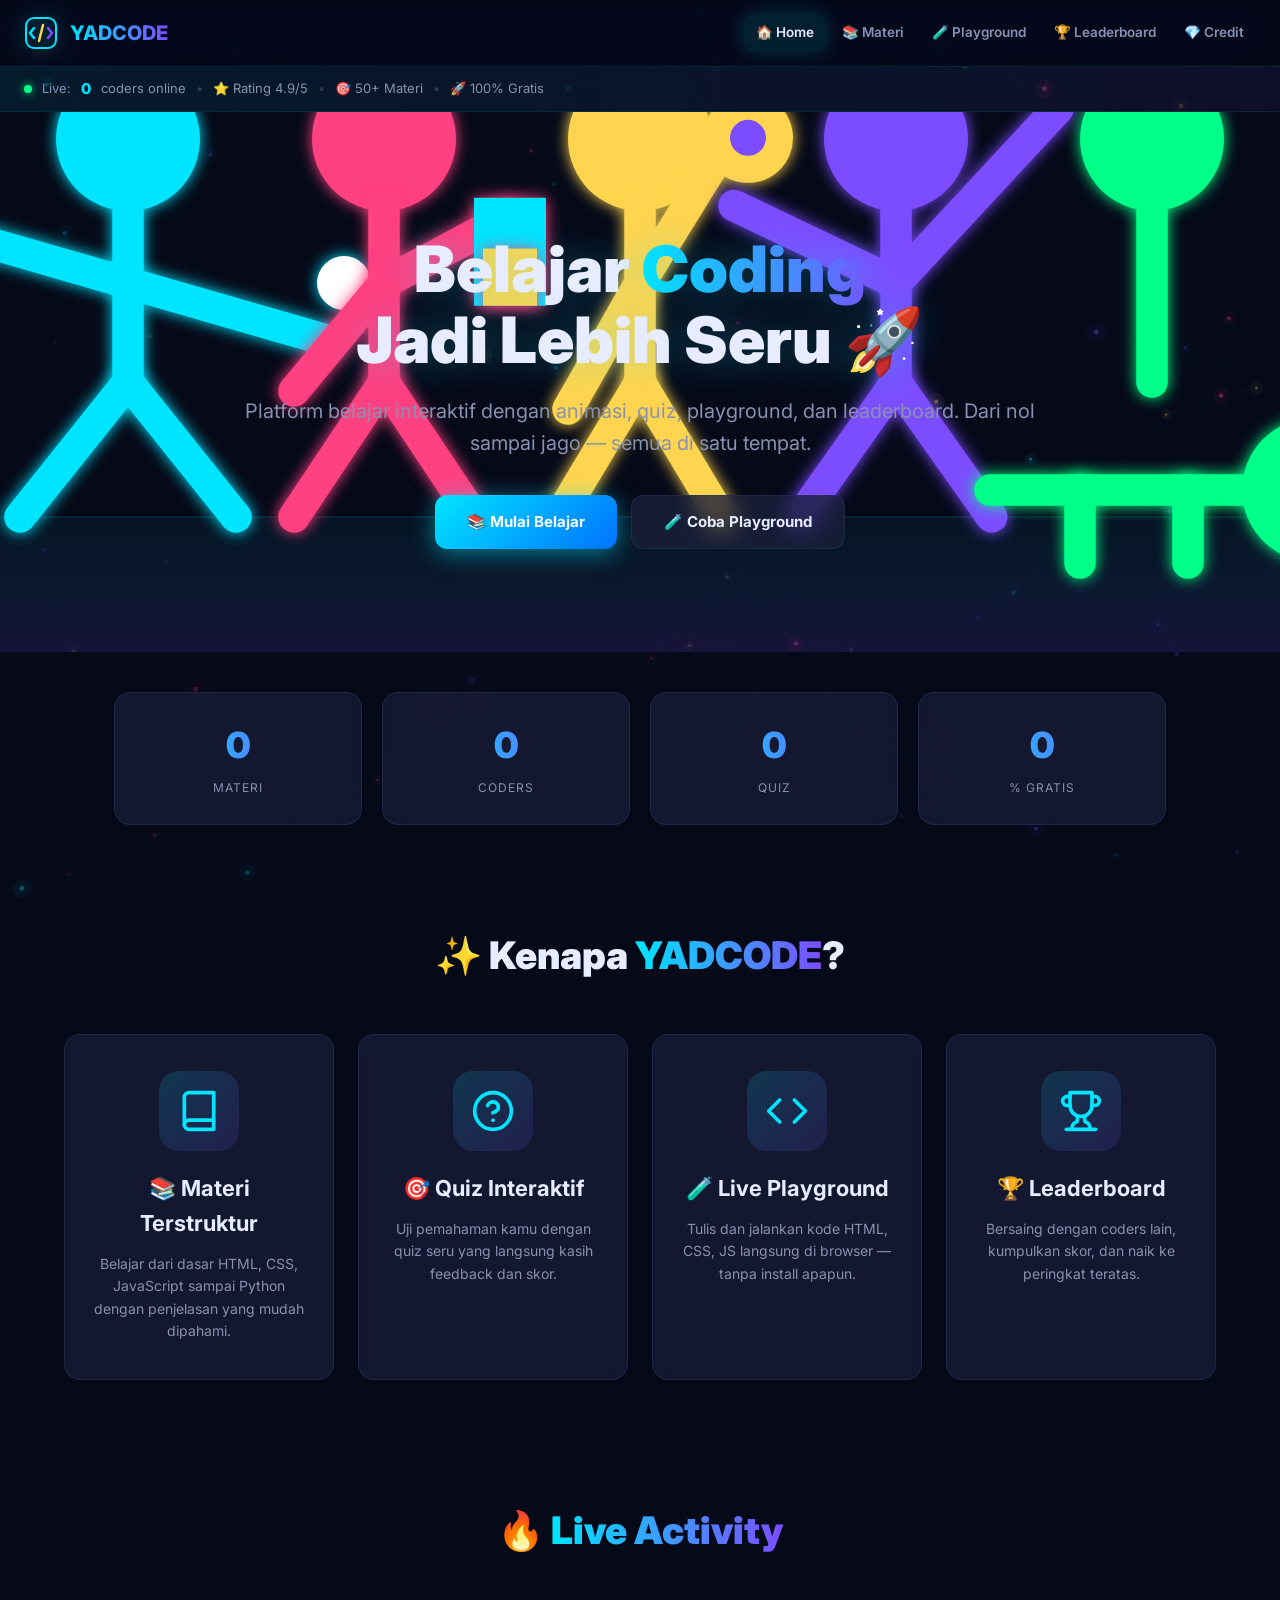
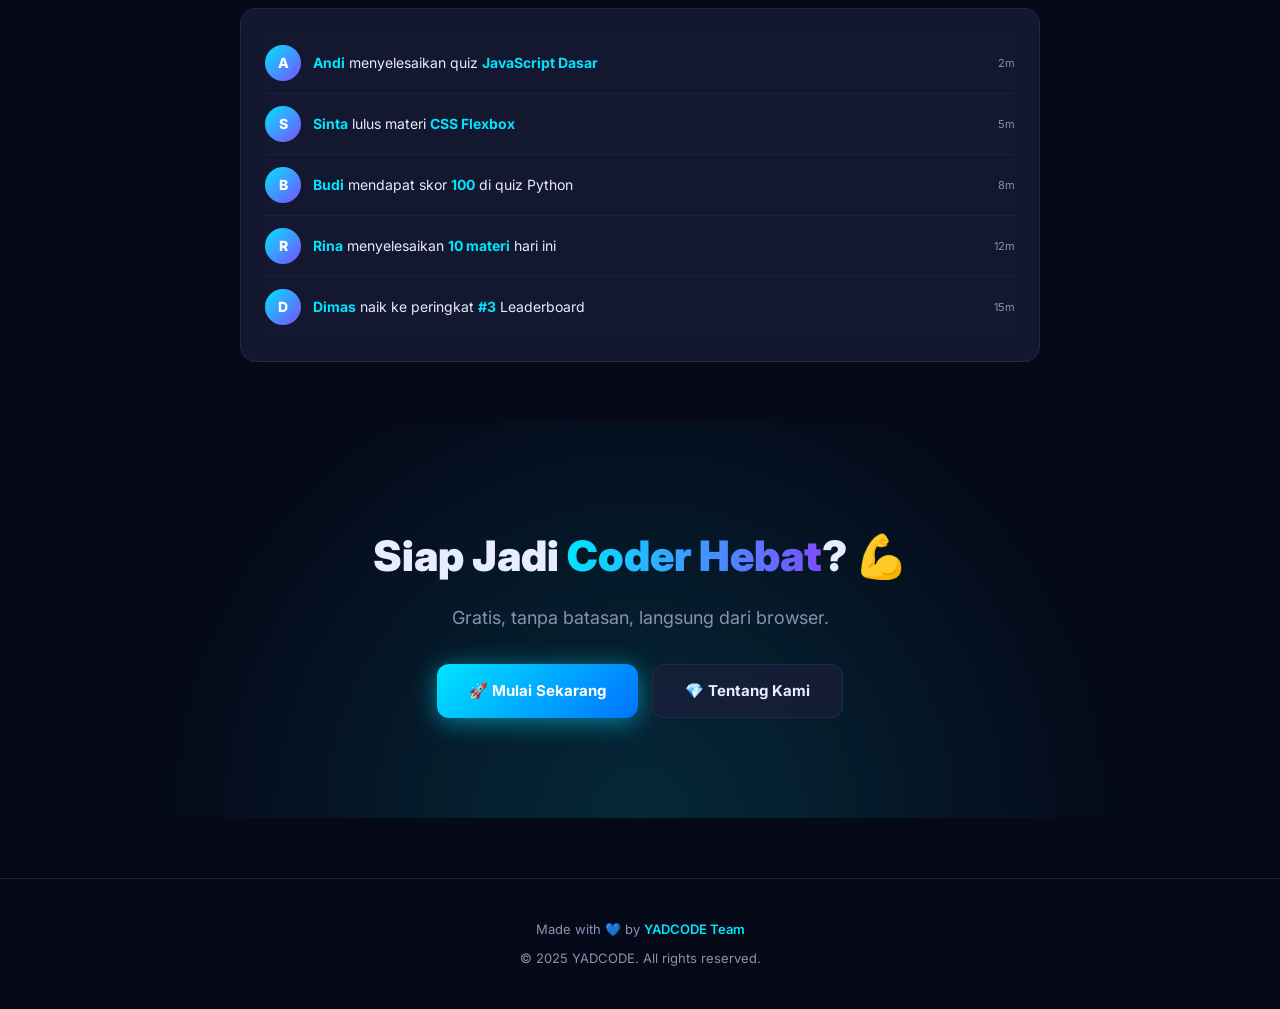
<file: index.html>
<!DOCTYPE html>
<html lang="id">
<head>
<meta charset="UTF-8">
<meta name="viewport" content="width=device-width, initial-scale=1.0">
<meta name="description" content="YADCODE — Platform belajar coding interaktif dengan animasi stickman, quiz, playground, dan leaderboard.">
<meta name="theme-color" content="#060918">
<title>YADCODE — Belajar Coding Jadi Seru</title>
<link rel="stylesheet" href="css/style.css">
<link rel="icon" href="data:image/svg+xml,<svg xmlns='http://www.w3.org/2000/svg' viewBox='0 0 100 100'><text y='.9em' font-size='90'>💻</text></svg>">
</head>
<body>

<canvas id="bgCanvas"></canvas>

<nav class="navbar">
  <a href="index.html" class="nav-brand">
    <span class="logo-svg">
      <svg width="34" height="34" viewBox="0 0 34 34" fill="none">
        <rect x="2" y="2" width="30" height="30" rx="8" stroke="#00e5ff" stroke-width="2"/>
        <path d="M10 12 L6 17 L10 22" stroke="#00e5ff" stroke-width="2.5" stroke-linecap="round" stroke-linejoin="round"/>
        <path d="M24 12 L28 17 L24 22" stroke="#7c4dff" stroke-width="2.5" stroke-linecap="round" stroke-linejoin="round"/>
        <path d="M19 9 L15 25" stroke="#ffd54f" stroke-width="2.5" stroke-linecap="round"/>
      </svg>
    </span>
    <span class="brand-name">YADCODE</span>
  </a>
  <button class="nav-toggle" onclick="document.getElementById('navLinks').classList.toggle('open')">☰</button>
  <div class="nav-links" id="navLinks">
    <a href="index.html" class="active">🏠 Home</a>
    <a href="menu.html">📚 Materi</a>
    <a href="playground.html">🧪 Playground</a>
    <a href="leaderboard.html">🏆 Leaderboard</a>
    <a href="credit.html">💎 Credit</a>
  </div>
</nav>

<div class="live-bar">
  <span class="live-dot"></span>
  <span>Live:</span>
  <span id="liveCount">0</span>
  <span>coders online</span>
  <span class="divider">•</span>
  <span>⭐ Rating 4.9/5</span>
  <span class="divider">•</span>
  <span>🎯 50+ Materi</span>
  <span class="divider">•</span>
  <span>🚀 100% Gratis</span>
</div>

<section class="hero">
  <canvas id="heroCanvas" class="hero-canvas"></canvas>
  <div class="hero-content">
    <h1 class="hero-title">
      Belajar <span class="gradient-text">Coding</span><br>
      Jadi Lebih Seru 🚀
    </h1>
    <p class="hero-sub">
      Platform belajar interaktif dengan animasi, quiz, playground, dan leaderboard.
      Dari nol sampai jago — semua di satu tempat.
    </p>
    <div class="hero-buttons">
      <a href="menu.html" class="btn btn-primary">📚 Mulai Belajar</a>
      <a href="playground.html" class="btn btn-secondary">🧪 Coba Playground</a>
    </div>
  </div>
</section>

<div class="stats-strip">
  <div class="stat-item fade-up">
    <span class="stat-num" data-count="50">0</span>
    <span>Materi</span>
  </div>
  <div class="stat-item fade-up">
    <span class="stat-num" data-count="1200">0</span>
    <span>Coders</span>
  </div>
  <div class="stat-item fade-up">
    <span class="stat-num" data-count="350">0</span>
    <span>Quiz</span>
  </div>
  <div class="stat-item fade-up">
    <span class="stat-num" data-count="99">0</span>
    <span>% Gratis</span>
  </div>
</div>

<section class="features">
  <h2 class="section-title">✨ Kenapa <span class="gradient-text">YADCODE</span>?</h2>
  <div class="feature-grid">
    <a href="menu.html" class="feature-card fade-up">
      <div class="feature-icon-svg">
        <svg viewBox="0 0 24 24" fill="none" stroke="currentColor" stroke-width="2" stroke-linecap="round" stroke-linejoin="round">
          <path d="M4 19.5A2.5 2.5 0 0 1 6.5 17H20"/>
          <path d="M6.5 2H20v20H6.5A2.5 2.5 0 0 1 4 19.5v-15A2.5 2.5 0 0 1 6.5 2z"/>
        </svg>
      </div>
      <h3>📚 Materi Terstruktur</h3>
      <p>Belajar dari dasar HTML, CSS, JavaScript sampai Python dengan penjelasan yang mudah dipahami.</p>
    </a>
    <a href="menu.html" class="feature-card fade-up">
      <div class="feature-icon-svg">
        <svg viewBox="0 0 24 24" fill="none" stroke="currentColor" stroke-width="2" stroke-linecap="round" stroke-linejoin="round">
          <circle cx="12" cy="12" r="10"/>
          <path d="M9.09 9a3 3 0 0 1 5.83 1c0 2-3 3-3 3"/>
          <line x1="12" y1="17" x2="12.01" y2="17"/>
        </svg>
      </div>
      <h3>🎯 Quiz Interaktif</h3>
      <p>Uji pemahaman kamu dengan quiz seru yang langsung kasih feedback dan skor.</p>
    </a>
    <a href="playground.html" class="feature-card fade-up">
      <div class="feature-icon-svg">
        <svg viewBox="0 0 24 24" fill="none" stroke="currentColor" stroke-width="2" stroke-linecap="round" stroke-linejoin="round">
          <polyline points="16 18 22 12 16 6"/>
          <polyline points="8 6 2 12 8 18"/>
        </svg>
      </div>
      <h3>🧪 Live Playground</h3>
      <p>Tulis dan jalankan kode HTML, CSS, JS langsung di browser — tanpa install apapun.</p>
    </a>
    <a href="leaderboard.html" class="feature-card fade-up">
      <div class="feature-icon-svg">
        <svg viewBox="0 0 24 24" fill="none" stroke="currentColor" stroke-width="2" stroke-linecap="round" stroke-linejoin="round">
          <path d="M6 9H4.5a2.5 2.5 0 0 1 0-5H6"/>
          <path d="M18 9h1.5a2.5 2.5 0 0 0 0-5H18"/>
          <path d="M4 22h16"/>
          <path d="M10 14.66V17c0 .55-.47.98-.97 1.21C7.85 18.75 7 20.24 7 22"/>
          <path d="M14 14.66V17c0 .55.47.98.97 1.21C16.15 18.75 17 20.24 17 22"/>
          <path d="M18 2H6v7a6 6 0 0 0 12 0V2Z"/>
        </svg>
      </div>
      <h3>🏆 Leaderboard</h3>
      <p>Bersaing dengan coders lain, kumpulkan skor, dan naik ke peringkat teratas.</p>
    </a>
  </div>
</section>

<section class="activity-section">
  <h2 class="section-title">🔥 <span class="gradient-text">Live Activity</span></h2>
  <div class="activity-feed" id="activityFeed">
    <div class="activity-item">
      <div class="activity-avatar">A</div>
      <div class="activity-text"><b>Andi</b> menyelesaikan quiz <b>JavaScript Dasar</b></div>
      <div class="activity-time">2m</div>
    </div>
    <div class="activity-item">
      <div class="activity-avatar">S</div>
      <div class="activity-text"><b>Sinta</b> lulus materi <b>CSS Flexbox</b></div>
      <div class="activity-time">5m</div>
    </div>
    <div class="activity-item">
      <div class="activity-avatar">B</div>
      <div class="activity-text"><b>Budi</b> mendapat skor <b>100</b> di quiz Python</div>
      <div class="activity-time">8m</div>
    </div>
    <div class="activity-item">
      <div class="activity-avatar">R</div>
      <div class="activity-text"><b>Rina</b> menyelesaikan <b>10 materi</b> hari ini</div>
      <div class="activity-time">12m</div>
    </div>
    <div class="activity-item">
      <div class="activity-avatar">D</div>
      <div class="activity-text"><b>Dimas</b> naik ke peringkat <b>#3</b> Leaderboard</div>
      <div class="activity-time">15m</div>
    </div>
  </div>
</section>

<section class="cta">
  <h2>Siap Jadi <span class="gradient-text">Coder Hebat</span>? 💪</h2>
  <p>Gratis, tanpa batasan, langsung dari browser.</p>
  <div class="hero-buttons">
    <a href="menu.html" class="btn btn-primary glow-pulse">🚀 Mulai Sekarang</a>
    <a href="credit.html" class="btn btn-secondary">💎 Tentang Kami</a>
  </div>
</section>

<footer>
  <p>Made with 💙 by <a href="credit.html">YADCODE Team</a></p>
  <p style="margin-top:8px">© 2025 YADCODE. All rights reserved.</p>
</footer>

<div class="toast" id="toast"></div>

<script src="js/bg.js"></script>
<script src="js/stickman.js"></script>
<script src="js/app.js"></script>
</body>
</html>
</file>
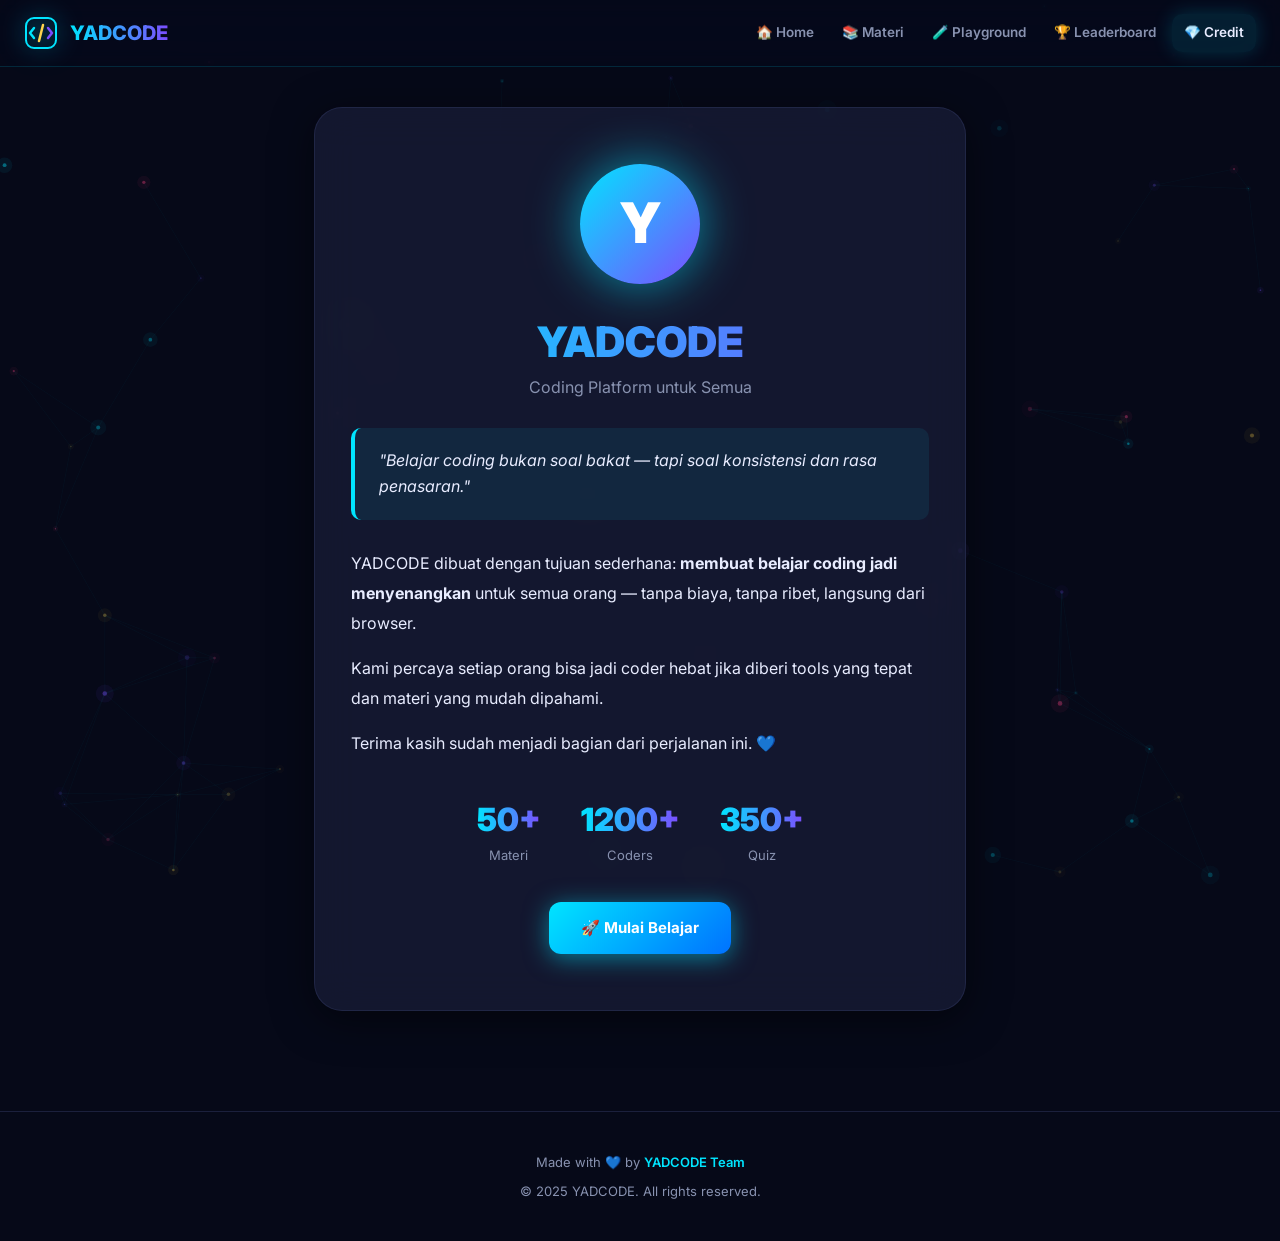
<file: credit.html>
<!DOCTYPE html>
<html lang="id">
<head>
<meta charset="UTF-8">
<meta name="viewport" content="width=device-width, initial-scale=1.0">
<title>Credit — YADCODE</title>
<link rel="stylesheet" href="css/style.css">
</head>
<body>
<canvas id="bgCanvas"></canvas>

<nav class="navbar">
  <a href="index.html" class="nav-brand">
    <span class="logo-svg">
      <svg width="34" height="34" viewBox="0 0 34 34" fill="none">
        <rect x="2" y="2" width="30" height="30" rx="8" stroke="#00e5ff" stroke-width="2"/>
        <path d="M10 12 L6 17 L10 22" stroke="#00e5ff" stroke-width="2.5" stroke-linecap="round" stroke-linejoin="round"/>
        <path d="M24 12 L28 17 L24 22" stroke="#7c4dff" stroke-width="2.5" stroke-linecap="round" stroke-linejoin="round"/>
        <path d="M19 9 L15 25" stroke="#ffd54f" stroke-width="2.5" stroke-linecap="round"/>
      </svg>
    </span>
    <span class="brand-name">YADCODE</span>
  </a>
  <button class="nav-toggle" onclick="document.getElementById('navLinks').classList.toggle('open')">☰</button>
  <div class="nav-links" id="navLinks">
    <a href="index.html">🏠 Home</a>
    <a href="menu.html">📚 Materi</a>
    <a href="playground.html">🧪 Playground</a>
    <a href="leaderboard.html">🏆 Leaderboard</a>
    <a href="credit.html" class="active">💎 Credit</a>
  </div>
</nav>

<section class="credit-section">
  <div class="credit-card">
    <div class="credit-avatar">Y</div>
    <div class="credit-name">YADCODE</div>
    <div class="credit-role">Coding Platform untuk Semua</div>

    <div class="credit-quote">
      "Belajar coding bukan soal bakat — tapi soal konsistensi dan rasa penasaran."
    </div>

    <div class="credit-msg">
      <p>YADCODE dibuat dengan tujuan sederhana: <b>membuat belajar coding jadi menyenangkan</b> untuk semua orang — tanpa biaya, tanpa ribet, langsung dari browser.</p>
      <p>Kami percaya setiap orang bisa jadi coder hebat jika diberi tools yang tepat dan materi yang mudah dipahami.</p>
      <p>Terima kasih sudah menjadi bagian dari perjalanan ini. 💙</p>
    </div>

    <div class="credit-stats">
      <div class="stat">
        <span class="stat-num">50+</span>
        <span class="stat-label">Materi</span>
      </div>
      <div class="stat">
        <span class="stat-num">1200+</span>
        <span class="stat-label">Coders</span>
      </div>
      <div class="stat">
        <span class="stat-num">350+</span>
        <span class="stat-label">Quiz</span>
      </div>
    </div>

    <a href="menu.html" class="btn btn-primary glow-pulse">🚀 Mulai Belajar</a>
  </div>
</section>

<footer>
  <p>Made with 💙 by <a href="credit.html">YADCODE Team</a></p>
  <p style="margin-top:8px">© 2025 YADCODE. All rights reserved.</p>
</footer>

<div class="toast" id="toast"></div>

<script src="js/bg.js"></script>
<script src="js/app.js"></script>
</body>
</html>
</file>
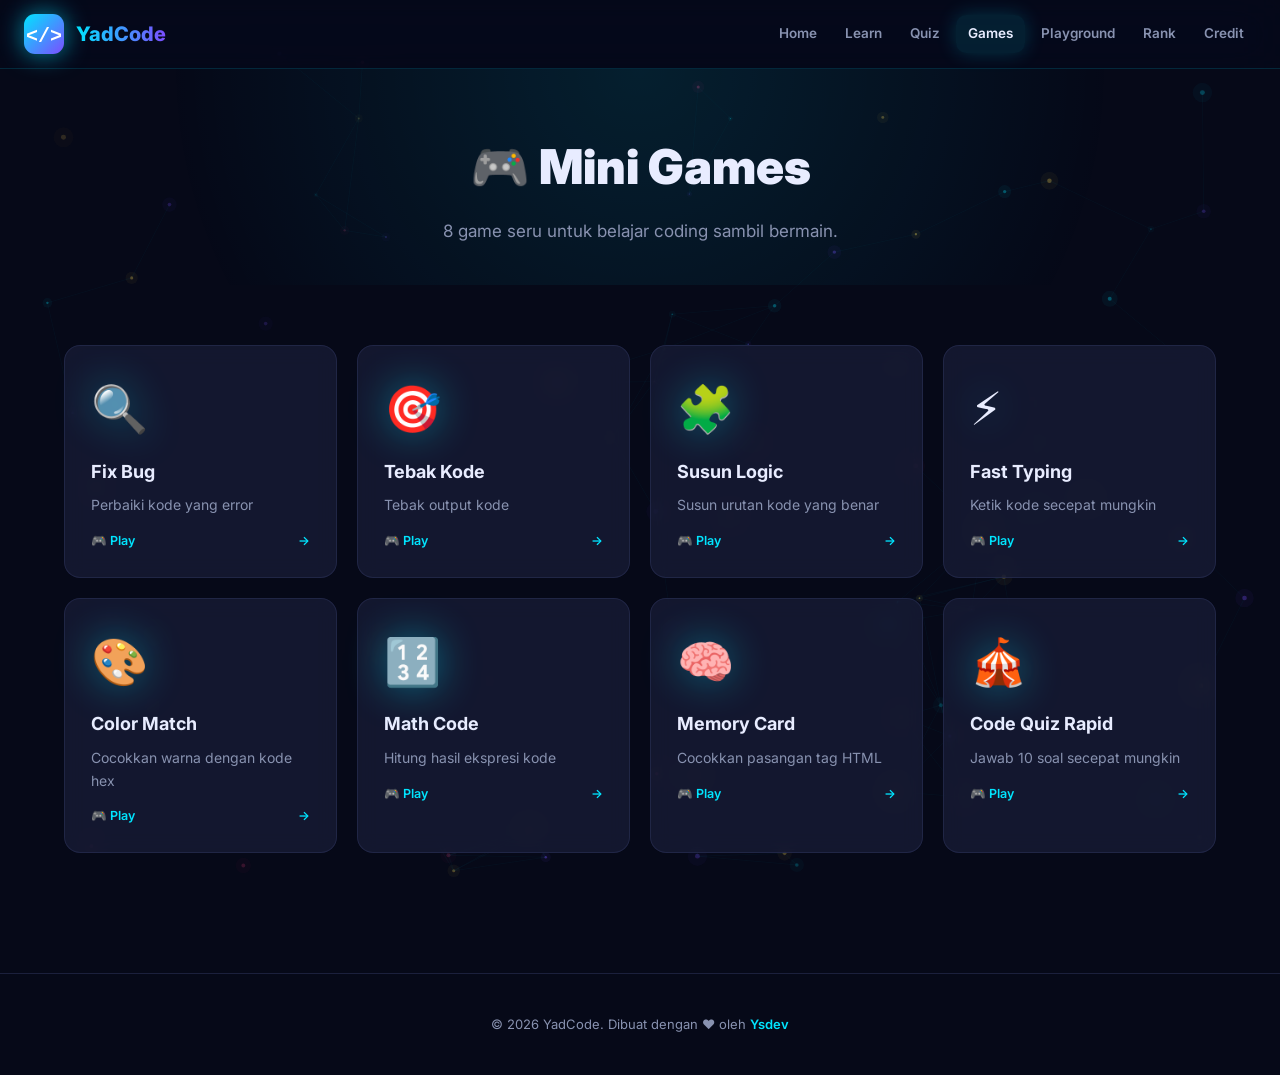
<file: games.html>
<!DOCTYPE html>
<html lang="id"><head>
<meta charset="UTF-8"><meta name="viewport" content="width=device-width,initial-scale=1.0">
<title>Games — YadCode</title><link rel="stylesheet" href="css/style.css">
</head><body>
<canvas id="bgCanvas"></canvas>
<nav class="navbar">
  <a href="index.html" class="nav-brand"><span class="logo-svg"><svg viewBox="0 0 40 40" width="40" height="40"><defs><linearGradient id="lg" x1="0" x2="1" y1="0" y2="1"><stop offset="0%" stop-color="#00e5ff"/><stop offset="100%" stop-color="#7c4dff"/></linearGradient></defs><rect width="40" height="40" rx="11" fill="url(#lg)"/><text x="20" y="28" font-family="monospace" font-size="20" font-weight="900" fill="#fff" text-anchor="middle">&lt;/&gt;</text></svg></span><span class="brand-name">YadCode</span></a>
  <div class="nav-links">
    <a href="index.html">Home</a><a href="learn.html">Learn</a>
    <a href="quiz.html">Quiz</a><a href="games.html" class="active">Games</a>
    <a href="playground.html">Playground</a><a href="leaderboard.html">Rank</a>
    <a href="credit.html">Credit</a>
  </div>
  <button class="nav-toggle" onclick="toggleNav()">☰</button>
</nav>

<section class="menu-header">
  <canvas id="menuCanvas" class="menu-canvas"></canvas>
  <div class="menu-header-content">
    <h1>🎮 Mini Games</h1>
    <p>8 game seru untuk belajar coding sambil bermain.</p>
  </div>
</section>

<section class="learn-section"><div id="gamesGrid" class="lesson-grid"></div></section>

<!-- Game Modal -->
<div id="gameModal" class="modal"><div class="modal-content">
  <button class="modal-close" onclick="closeGame()">✕</button>
  <div id="gameContent"></div>
</div></div>

<footer><p>© 2026 YadCode. Dibuat dengan ❤️ oleh <a href="credit.html">Ysdev</a></p></footer>
<script src="js/games.js"></script>
<script src="js/main.js"></script>
<script src="js/bg.js"></script>
</body></html>
</file>
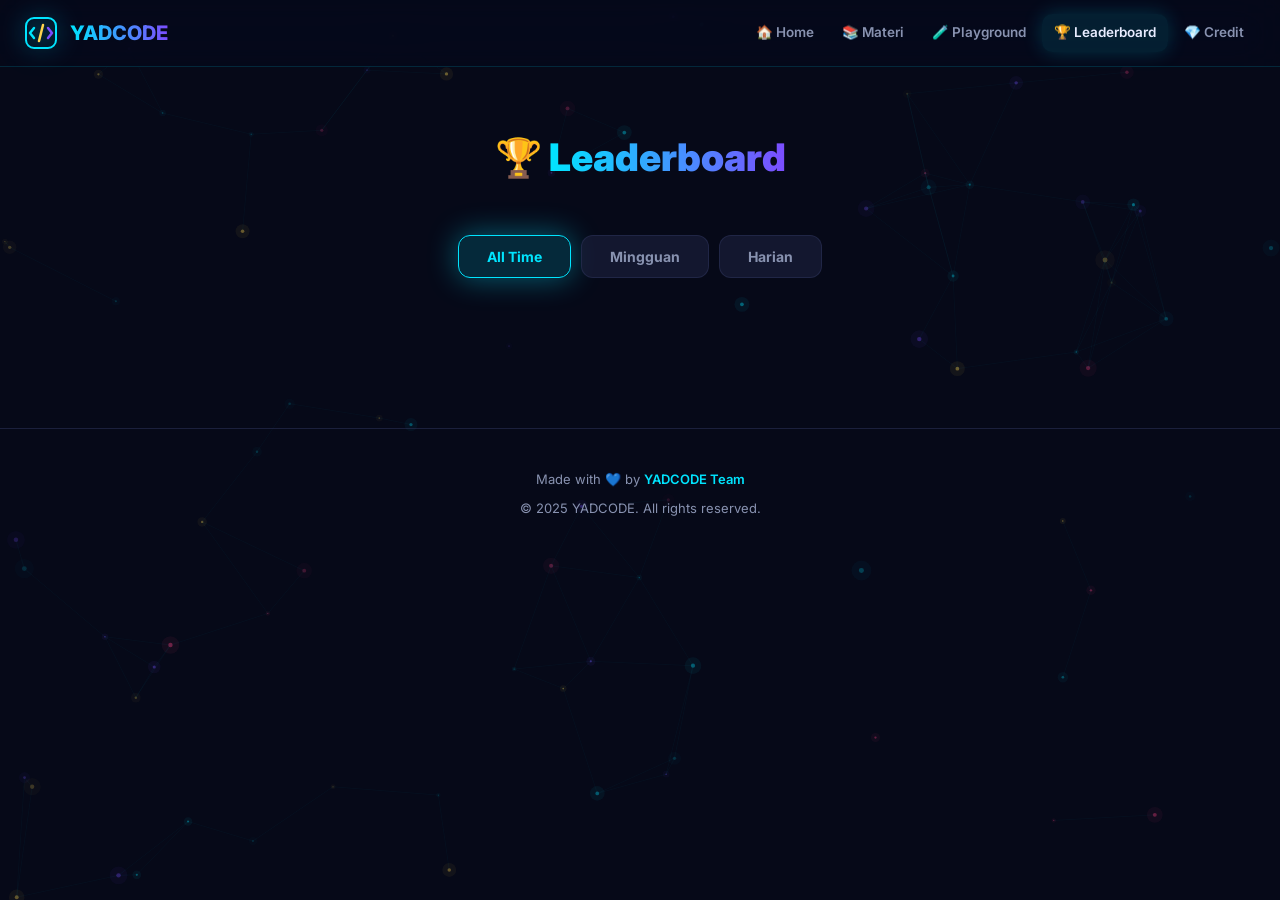
<file: leaderboard.html>
<!DOCTYPE html>
<html lang="id">
<head>
<meta charset="UTF-8">
<meta name="viewport" content="width=device-width, initial-scale=1.0">
<title>Leaderboard — YADCODE</title>
<link rel="stylesheet" href="css/style.css">
</head>
<body>
<canvas id="bgCanvas"></canvas>

<nav class="navbar">
  <a href="index.html" class="nav-brand">
    <span class="logo-svg">
      <svg width="34" height="34" viewBox="0 0 34 34" fill="none">
        <rect x="2" y="2" width="30" height="30" rx="8" stroke="#00e5ff" stroke-width="2"/>
        <path d="M10 12 L6 17 L10 22" stroke="#00e5ff" stroke-width="2.5" stroke-linecap="round" stroke-linejoin="round"/>
        <path d="M24 12 L28 17 L24 22" stroke="#7c4dff" stroke-width="2.5" stroke-linecap="round" stroke-linejoin="round"/>
        <path d="M19 9 L15 25" stroke="#ffd54f" stroke-width="2.5" stroke-linecap="round"/>
      </svg>
    </span>
    <span class="brand-name">YADCODE</span>
  </a>
  <button class="nav-toggle" onclick="document.getElementById('navLinks').classList.toggle('open')">☰</button>
  <div class="nav-links" id="navLinks">
    <a href="index.html">🏠 Home</a>
    <a href="menu.html">📚 Materi</a>
    <a href="playground.html">🧪 Playground</a>
    <a href="leaderboard.html" class="active">🏆 Leaderboard</a>
    <a href="credit.html">💎 Credit</a>
  </div>
</nav>

<section class="leaderboard-section">
  <h2 class="section-title">🏆 <span class="gradient-text">Leaderboard</span></h2>
  <div class="lb-tabs">
    <button class="lb-tab active" data-range="alltime">All Time</button>
    <button class="lb-tab" data-range="weekly">Mingguan</button>
    <button class="lb-tab" data-range="daily">Harian</button>
  </div>
  <div class="lb-content" id="lbContent"></div>
</section>

<footer>
  <p>Made with 💙 by <a href="credit.html">YADCODE Team</a></p>
  <p style="margin-top:8px">© 2025 YADCODE. All rights reserved.</p>
</footer>

<div class="toast" id="toast"></div>

<script src="js/bg.js"></script>
<script src="js/app.js"></script>
</body>
</html>
</file>
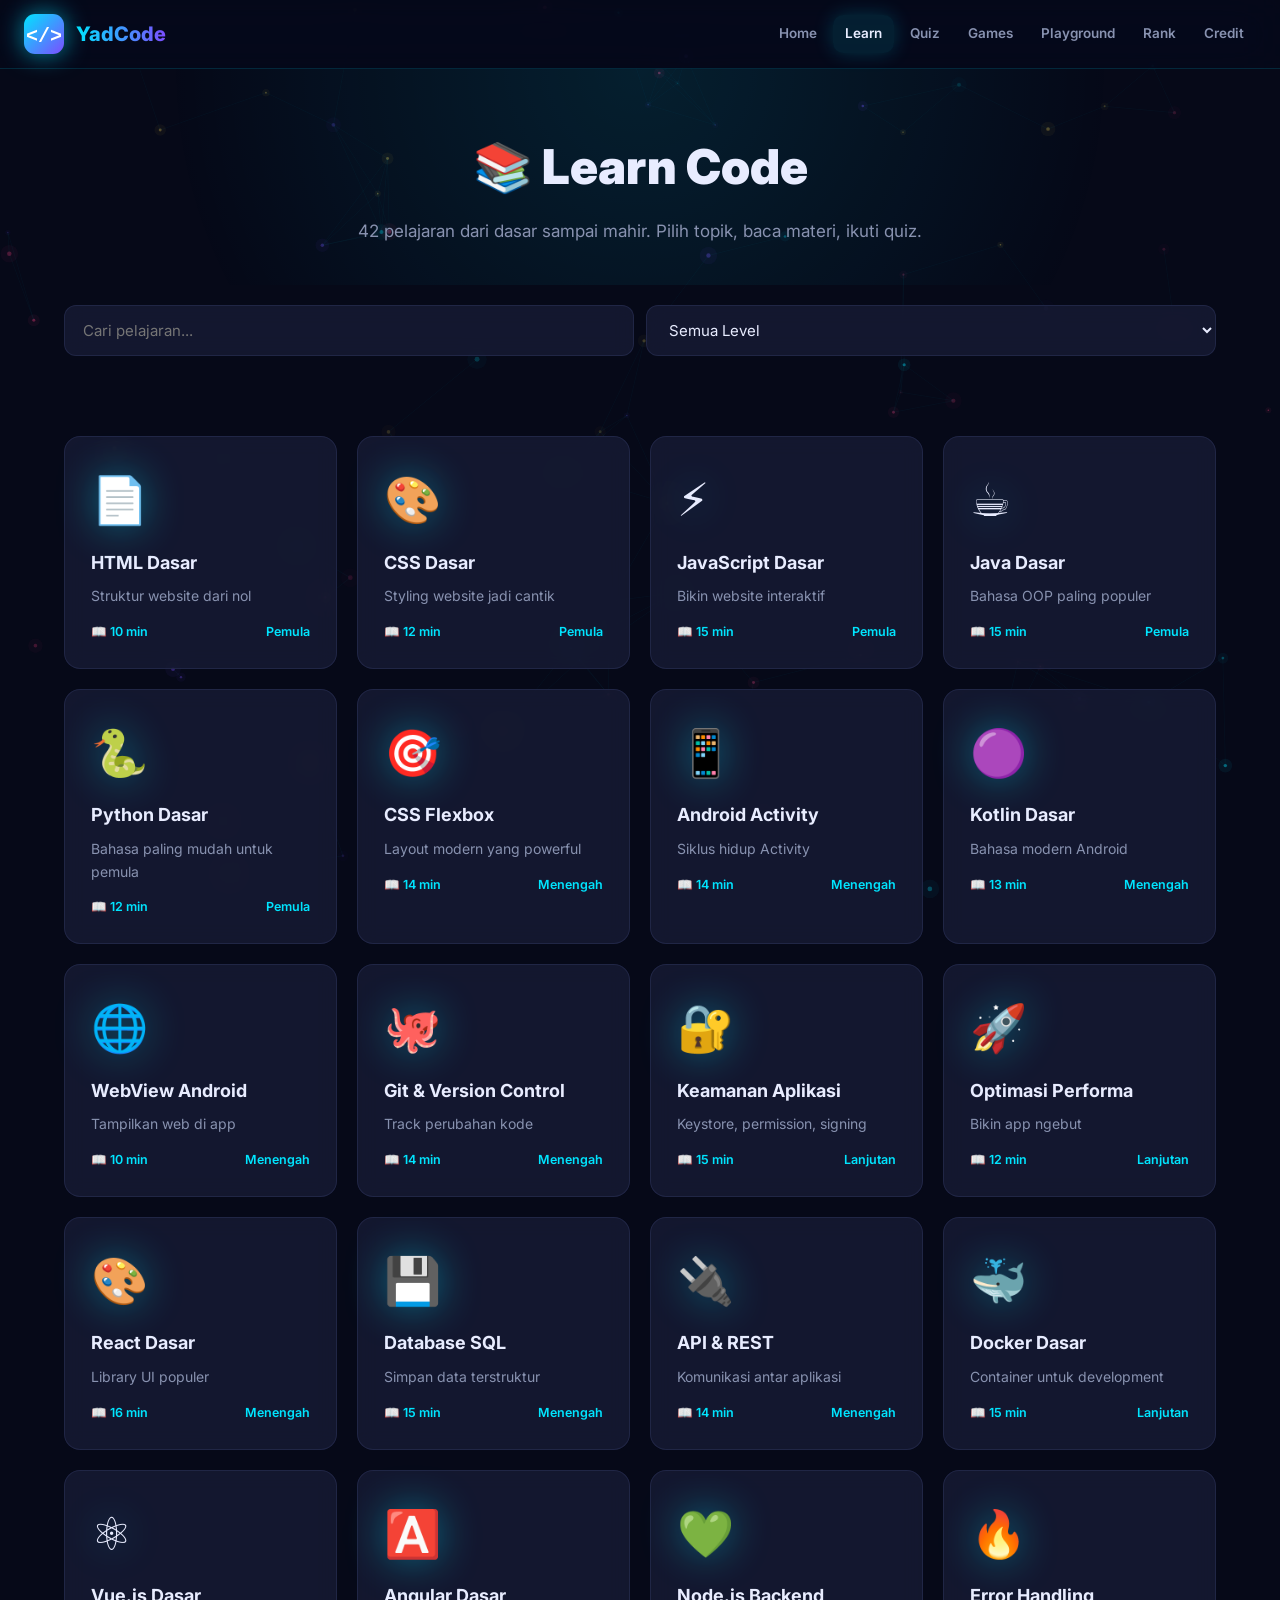
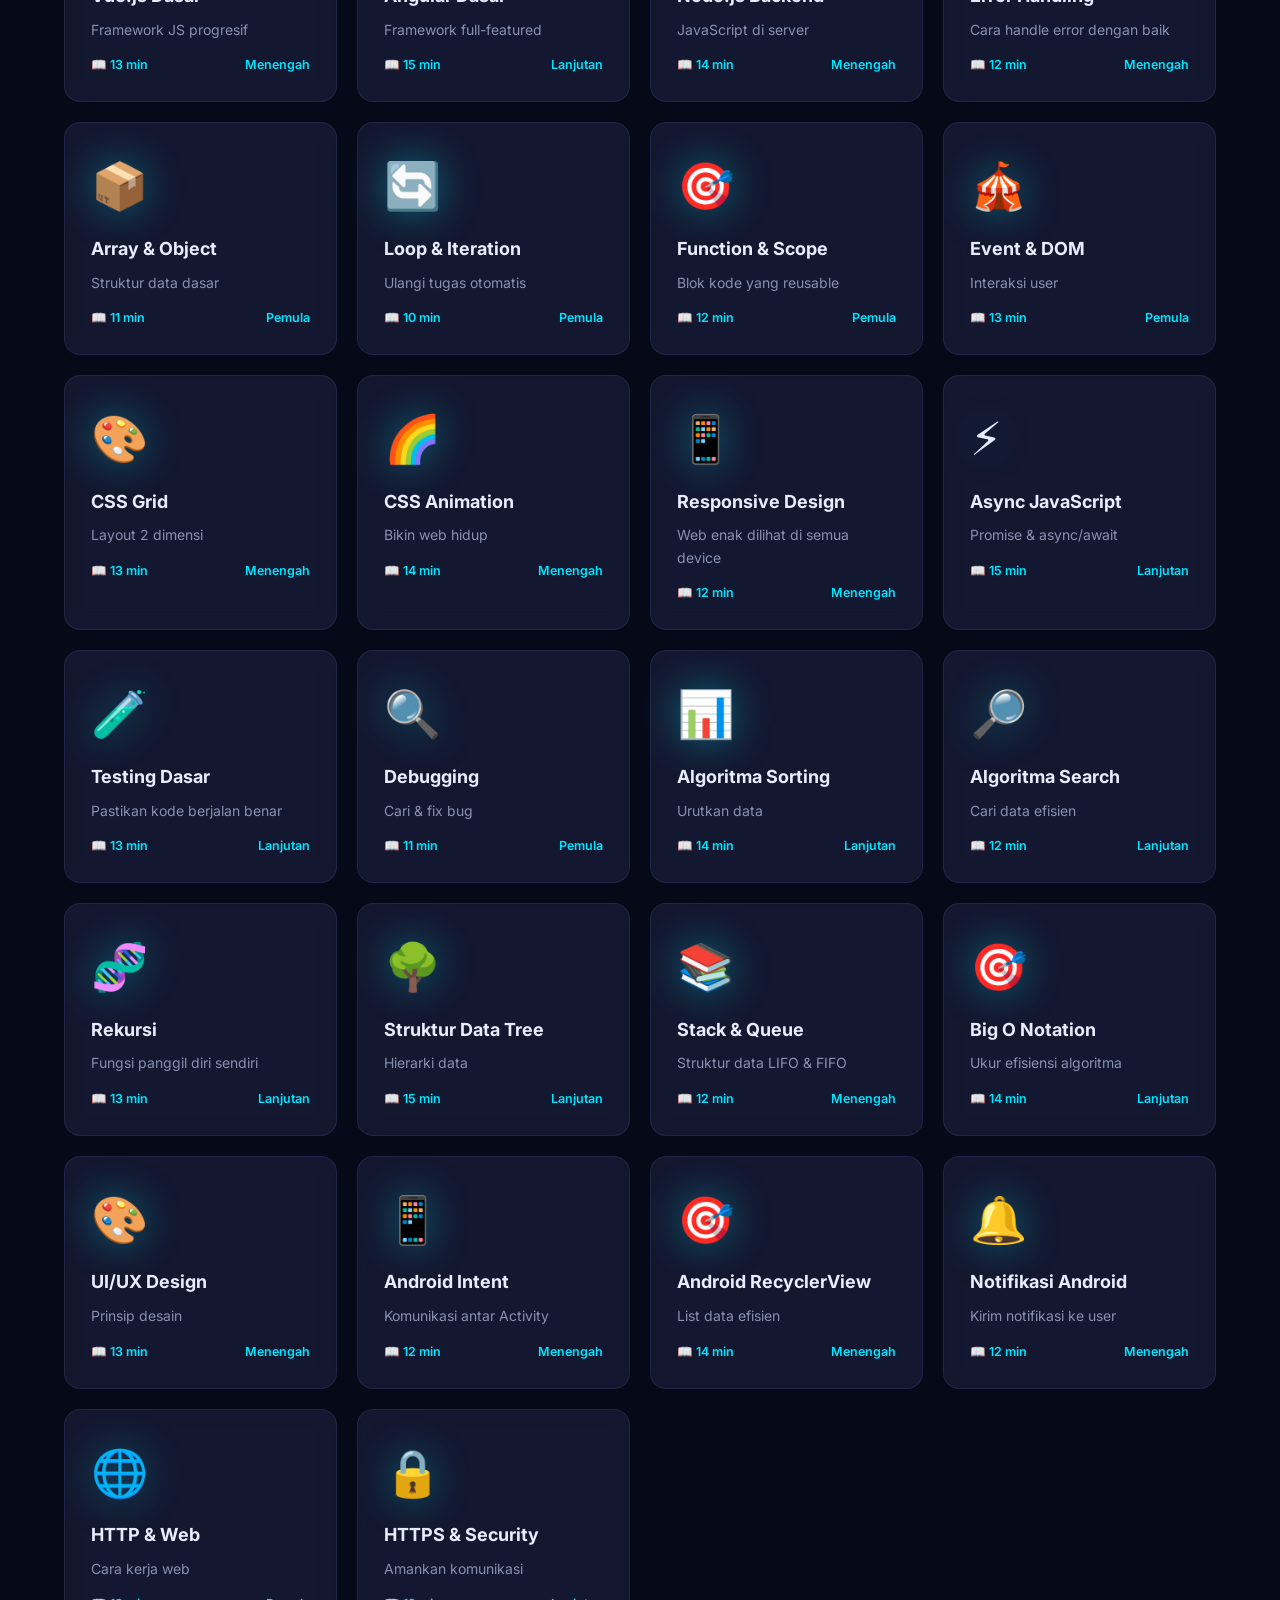
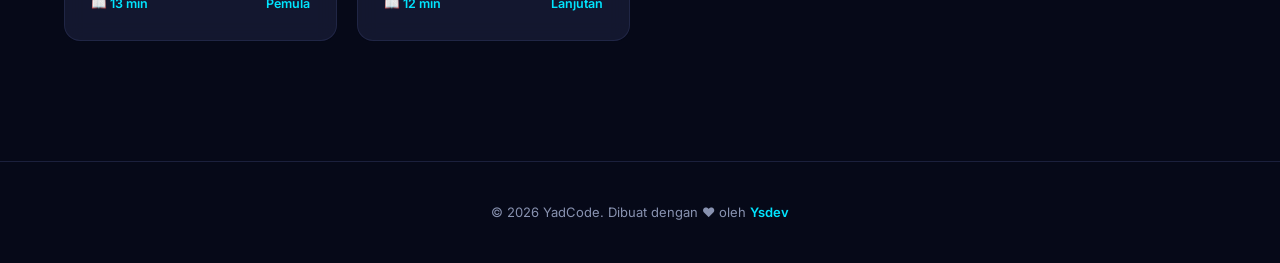
<file: learn.html>
<!DOCTYPE html>
<html lang="id"><head>
<meta charset="UTF-8"><meta name="viewport" content="width=device-width,initial-scale=1.0">
<title>Learn — YadCode</title><link rel="stylesheet" href="css/style.css">
</head><body>
<canvas id="bgCanvas"></canvas>
<nav class="navbar">
  <a href="index.html" class="nav-brand"><span class="logo-svg"><svg viewBox="0 0 40 40" width="40" height="40"><defs><linearGradient id="lg" x1="0" x2="1" y1="0" y2="1"><stop offset="0%" stop-color="#00e5ff"/><stop offset="100%" stop-color="#7c4dff"/></linearGradient></defs><rect width="40" height="40" rx="11" fill="url(#lg)"/><text x="20" y="28" font-family="monospace" font-size="20" font-weight="900" fill="#fff" text-anchor="middle">&lt;/&gt;</text></svg></span><span class="brand-name">YadCode</span></a>
  <div class="nav-links">
    <a href="index.html">Home</a><a href="learn.html" class="active">Learn</a>
    <a href="quiz.html">Quiz</a><a href="games.html">Games</a>
    <a href="playground.html">Playground</a><a href="leaderboard.html">Rank</a>
    <a href="credit.html">Credit</a>
  </div>
  <button class="nav-toggle" onclick="toggleNav()">☰</button>
</nav>

<section class="menu-header">
  <canvas id="menuCanvas" class="menu-canvas"></canvas>
  <div class="menu-header-content">
    <h1>📚 Learn Code</h1>
    <p>42 pelajaran dari dasar sampai mahir. Pilih topik, baca materi, ikuti quiz.</p>
  </div>
</section>

<section class="filter-bar">
  <input type="text" id="searchLearn" placeholder="Cari pelajaran..." oninput="renderLessons()">
  <select id="filterLevel" onchange="renderLessons()">
    <option value="">Semua Level</option>
    <option>Pemula</option>
    <option>Menengah</option>
    <option>Lanjutan</option>
  </select>
</section>

<section class="learn-section"><div id="lessonGrid" class="lesson-grid"></div></section>

<div id="lessonModal" class="modal"><div class="modal-content reader-modal">
  <button class="modal-close" onclick="closeLesson()">✕</button>
  <div id="lessonContent"></div>
</div></div>

<footer><p>© 2026 YadCode. Dibuat dengan ❤️ oleh <a href="credit.html">Ysdev</a></p></footer>
<script src="js/learn.js"></script>
<script src="js/main.js"></script>
<script src="js/bg.js"></script>
</body></html>
</file>
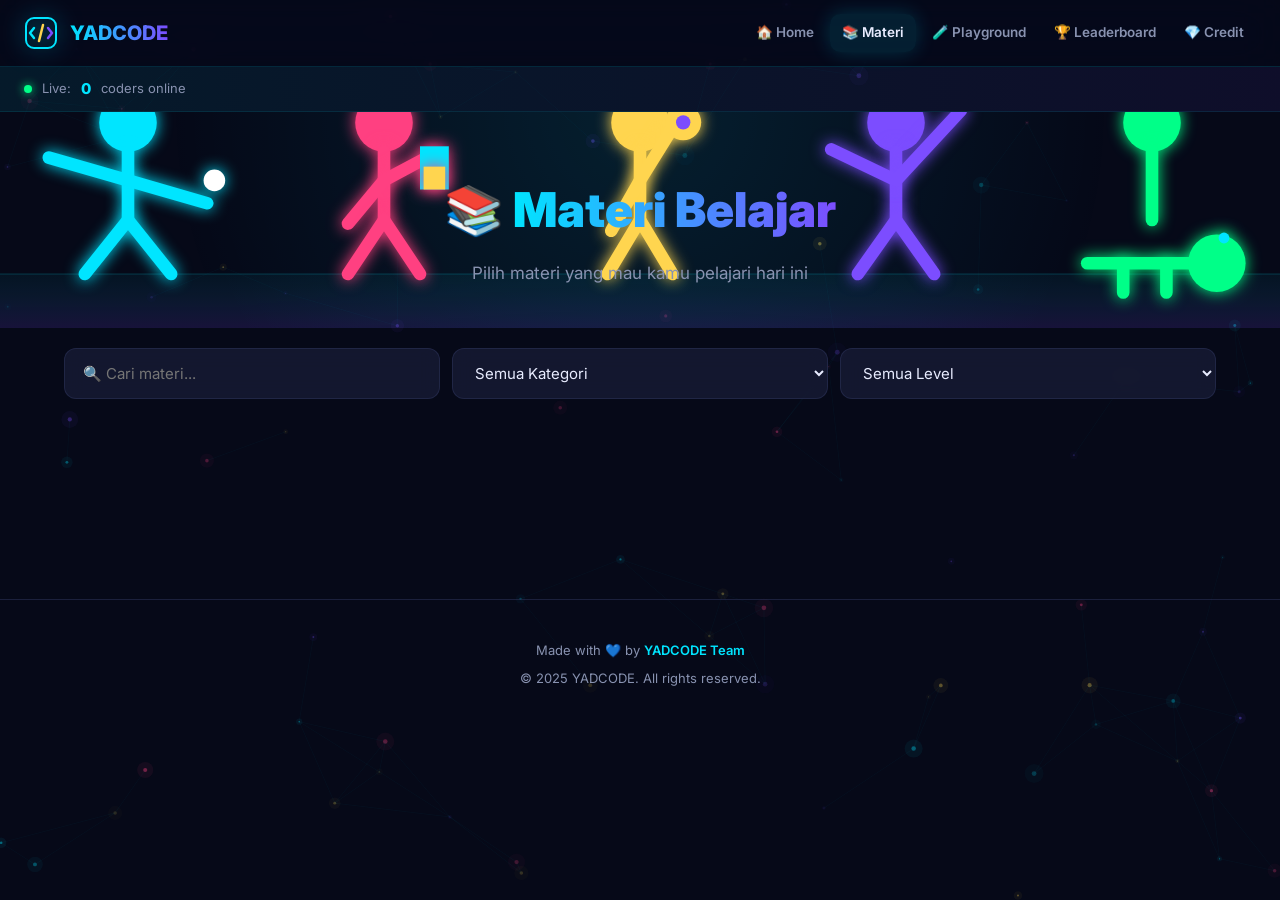
<file: menu.html>
<!DOCTYPE html>
<html lang="id">
<head>
<meta charset="UTF-8">
<meta name="viewport" content="width=device-width, initial-scale=1.0">
<title>Materi — YADCODE</title>
<link rel="stylesheet" href="css/style.css">
</head>
<body>
<canvas id="bgCanvas"></canvas>

<nav class="navbar">
  <a href="index.html" class="nav-brand">
    <span class="logo-svg">
      <svg width="34" height="34" viewBox="0 0 34 34" fill="none">
        <rect x="2" y="2" width="30" height="30" rx="8" stroke="#00e5ff" stroke-width="2"/>
        <path d="M10 12 L6 17 L10 22" stroke="#00e5ff" stroke-width="2.5" stroke-linecap="round" stroke-linejoin="round"/>
        <path d="M24 12 L28 17 L24 22" stroke="#7c4dff" stroke-width="2.5" stroke-linecap="round" stroke-linejoin="round"/>
        <path d="M19 9 L15 25" stroke="#ffd54f" stroke-width="2.5" stroke-linecap="round"/>
      </svg>
    </span>
    <span class="brand-name">YADCODE</span>
  </a>
  <button class="nav-toggle" onclick="document.getElementById('navLinks').classList.toggle('open')">☰</button>
  <div class="nav-links" id="navLinks">
    <a href="index.html">🏠 Home</a>
    <a href="menu.html" class="active">📚 Materi</a>
    <a href="playground.html">🧪 Playground</a>
    <a href="leaderboard.html">🏆 Leaderboard</a>
    <a href="credit.html">💎 Credit</a>
  </div>
</nav>

<div class="live-bar">
  <span class="live-dot"></span>
  <span>Live:</span>
  <span id="liveCount">0</span>
  <span>coders online</span>
</div>

<header class="menu-header">
  <canvas id="menuCanvas" class="menu-canvas"></canvas>
  <div class="menu-header-content">
    <h1>📚 <span class="gradient-text">Materi Belajar</span></h1>
    <p>Pilih materi yang mau kamu pelajari hari ini</p>
  </div>
</header>

<div class="filter-bar">
  <input type="text" id="searchInput" placeholder="🔍 Cari materi...">
  <select id="categoryFilter">
    <option value="all">Semua Kategori</option>
    <option value="html">HTML</option>
    <option value="css">CSS</option>
    <option value="js">JavaScript</option>
    <option value="python">Python</option>
  </select>
  <select id="levelFilter">
    <option value="all">Semua Level</option>
    <option value="pemula">Pemula</option>
    <option value="menengah">Menengah</option>
    <option value="lanjutan">Lanjutan</option>
  </select>
</div>

<section class="learn-section">
  <div class="lesson-grid" id="lessonGrid"></div>
</section>

<div class="modal" id="quizModal">
  <div class="modal-content quiz-modal">
    <button class="modal-close" onclick="closeQuiz()">✕</button>
    <div id="quizBody"></div>
  </div>
</div>

<div class="modal" id="readerModal">
  <div class="modal-content reader-modal">
    <button class="modal-close" onclick="closeReader()">✕</button>
    <div class="reader-content" id="readerBody"></div>
  </div>
</div>

<footer>
  <p>Made with 💙 by <a href="credit.html">YADCODE Team</a></p>
  <p style="margin-top:8px">© 2025 YADCODE. All rights reserved.</p>
</footer>

<div class="toast" id="toast"></div>

<script src="js/bg.js"></script>
<script src="js/stickman.js"></script>
<script src="js/app.js"></script>
</body>
</html>
</file>
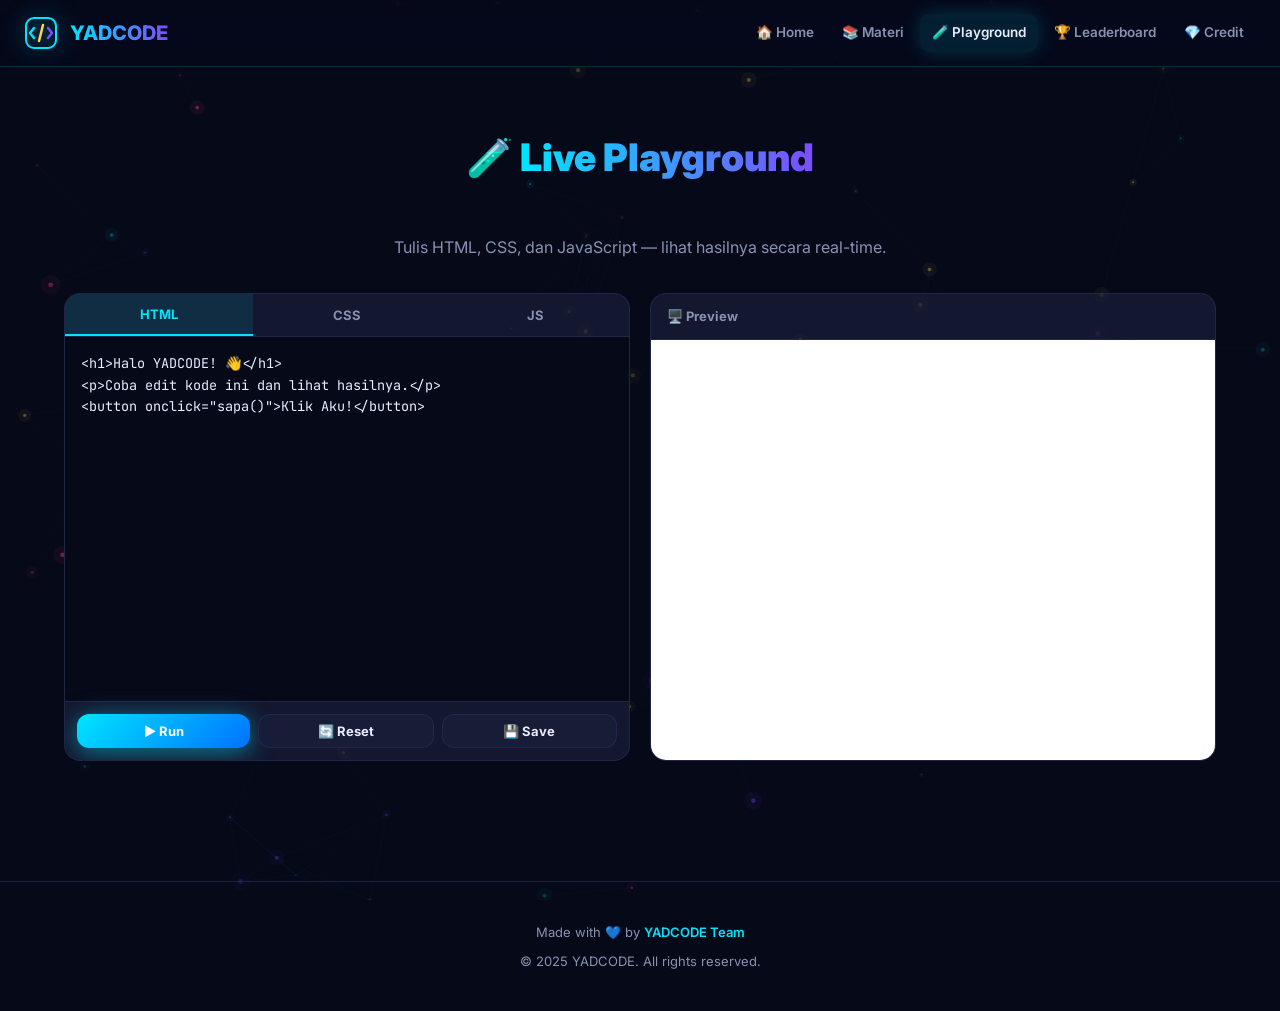
<file: playground.html>
<!DOCTYPE html>
<html lang="id">
<head>
<meta charset="UTF-8">
<meta name="viewport" content="width=device-width, initial-scale=1.0">
<title>Playground — YADCODE</title>
<link rel="stylesheet" href="css/style.css">
</head>
<body>
<canvas id="bgCanvas"></canvas>

<nav class="navbar">
  <a href="index.html" class="nav-brand">
    <span class="logo-svg">
      <svg width="34" height="34" viewBox="0 0 34 34" fill="none">
        <rect x="2" y="2" width="30" height="30" rx="8" stroke="#00e5ff" stroke-width="2"/>
        <path d="M10 12 L6 17 L10 22" stroke="#00e5ff" stroke-width="2.5" stroke-linecap="round" stroke-linejoin="round"/>
        <path d="M24 12 L28 17 L24 22" stroke="#7c4dff" stroke-width="2.5" stroke-linecap="round" stroke-linejoin="round"/>
        <path d="M19 9 L15 25" stroke="#ffd54f" stroke-width="2.5" stroke-linecap="round"/>
      </svg>
    </span>
    <span class="brand-name">YADCODE</span>
  </a>
  <button class="nav-toggle" onclick="document.getElementById('navLinks').classList.toggle('open')">☰</button>
  <div class="nav-links" id="navLinks">
    <a href="index.html">🏠 Home</a>
    <a href="menu.html">📚 Materi</a>
    <a href="playground.html" class="active">🧪 Playground</a>
    <a href="leaderboard.html">🏆 Leaderboard</a>
    <a href="credit.html">💎 Credit</a>
  </div>
</nav>

<section class="playground-section">
  <h2 class="section-title">🧪 <span class="gradient-text">Live Playground</span></h2>
  <p style="text-align:center;color:var(--text-muted);margin-bottom:32px">
    Tulis HTML, CSS, dan JavaScript — lihat hasilnya secara real-time.
  </p>

  <div class="playground-grid">
    <div class="pg-editor">
      <div class="pg-tabs">
        <button class="pg-tab active" data-tab="html">HTML</button>
        <button class="pg-tab" data-tab="css">CSS</button>
        <button class="pg-tab" data-tab="js">JS</button>
      </div>
      <textarea class="pg-code" id="pgHtml" spellcheck="false">&lt;h1&gt;Halo YADCODE! 👋&lt;/h1&gt;
&lt;p&gt;Coba edit kode ini dan lihat hasilnya.&lt;/p&gt;
&lt;button onclick="sapa()"&gt;Klik Aku!&lt;/button&gt;</textarea>
      <textarea class="pg-code" id="pgCss" spellcheck="false" style="display:none">body {
  font-family: 'Inter', sans-serif;
  background: linear-gradient(135deg, #060918, #0d1228);
  color: #e8ecff;
  text-align: center;
  padding: 60px 20px;
}
h1 {
  background: linear-gradient(90deg, #00e5ff, #7c4dff);
  -webkit-background-clip: text;
  -webkit-text-fill-color: transparent;
  font-size: 42px;
}
button {
  padding: 14px 32px;
  background: linear-gradient(135deg, #00e5ff, #0072ff);
  color: white;
  border: none;
  border-radius: 12px;
  font-size: 16px;
  font-weight: 700;
  cursor: pointer;
  margin-top: 20px;
}</textarea>
      <textarea class="pg-code" id="pgJs" spellcheck="false" style="display:none">function sapa() {
  alert('Halo dari YADCODE! 🚀');
  console.log('Button diklik!');
}</textarea>
      <div class="pg-actions">
        <button class="btn btn-primary btn-small" onclick="runCode()">▶️ Run</button>
        <button class="btn btn-secondary btn-small" onclick="resetCode()">🔄 Reset</button>
        <button class="btn btn-secondary btn-small" onclick="downloadCode()">💾 Save</button>
      </div>
    </div>

    <div class="pg-preview">
      <div class="pg-preview-head">🖥️ Preview</div>
      <iframe class="pg-frame" id="pgFrame" sandbox="allow-scripts allow-modals"></iframe>
    </div>
  </div>
</section>

<footer>
  <p>Made with 💙 by <a href="credit.html">YADCODE Team</a></p>
  <p style="margin-top:8px">© 2025 YADCODE. All rights reserved.</p>
</footer>

<div class="toast" id="toast"></div>

<script src="js/bg.js"></script>
<script src="js/app.js"></script>
</body>
</html>
</file>
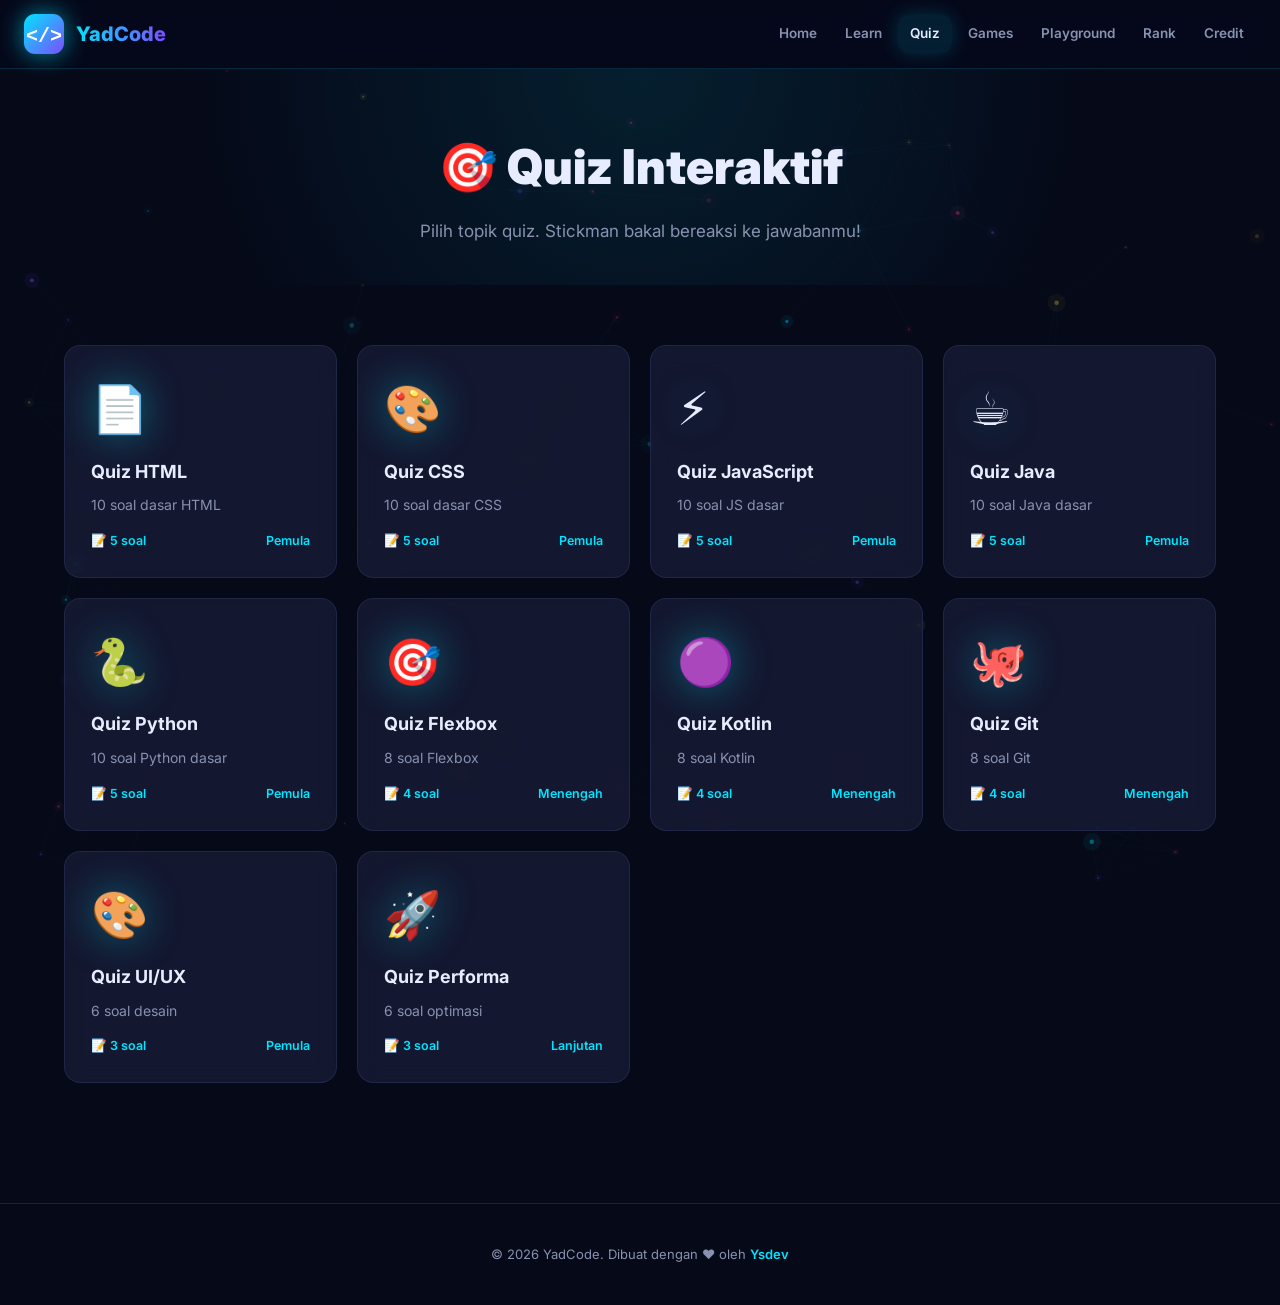
<file: quiz.html>
<!DOCTYPE html>
<html lang="id"><head>
<meta charset="UTF-8"><meta name="viewport" content="width=device-width,initial-scale=1.0">
<title>Quiz — YadCode</title><link rel="stylesheet" href="css/style.css">
</head><body>
<canvas id="bgCanvas"></canvas>
<nav class="navbar">
  <a href="index.html" class="nav-brand"><span class="logo-svg"><svg viewBox="0 0 40 40" width="40" height="40"><defs><linearGradient id="lg" x1="0" x2="1" y1="0" y2="1"><stop offset="0%" stop-color="#00e5ff"/><stop offset="100%" stop-color="#7c4dff"/></linearGradient></defs><rect width="40" height="40" rx="11" fill="url(#lg)"/><text x="20" y="28" font-family="monospace" font-size="20" font-weight="900" fill="#fff" text-anchor="middle">&lt;/&gt;</text></svg></span><span class="brand-name">YadCode</span></a>
  <div class="nav-links">
    <a href="index.html">Home</a><a href="learn.html">Learn</a>
    <a href="quiz.html" class="active">Quiz</a><a href="games.html">Games</a>
    <a href="playground.html">Playground</a><a href="leaderboard.html">Rank</a>
    <a href="credit.html">Credit</a>
  </div>
  <button class="nav-toggle" onclick="toggleNav()">☰</button>
</nav>

<section class="menu-header">
  <canvas id="menuCanvas" class="menu-canvas"></canvas>
  <div class="menu-header-content">
    <h1>🎯 Quiz Interaktif</h1>
    <p>Pilih topik quiz. Stickman bakal bereaksi ke jawabanmu!</p>
  </div>
</section>

<section class="learn-section"><div id="quizTopicGrid" class="lesson-grid"></div></section>

<!-- Quiz Modal -->
<div id="quizModal" class="modal"><div class="modal-content quiz-modal">
  <button class="modal-close" onclick="closeQuiz()">✕</button>
  <div id="quizContent"></div>
</div></div>

<footer><p>© 2026 YadCode. Dibuat dengan ❤️ oleh <a href="credit.html">Ysdev</a></p></footer>
<script src="js/quiz.js"></script>
<script src="js/quiz-stickman.js"></script>
<script src="js/main.js"></script>
<script src="js/bg.js"></script>
</body></html>
</file>
<file: css/style.css>
@import url('https://fonts.googleapis.com/css2?family=Inter:wght@400;600;700;900&family=JetBrains+Mono:wght@400;700&display=swap');
:root{--primary:#00e5ff;--primary-dark:#0072ff;--accent:#ffd54f;--purple:#7c4dff;--pink:#ff4081;--bg:#060918;--bg-2:#0d1228;--card:rgba(26,31,58,.7);--card-hover:rgba(35,41,72,.9);--text:#e8ecff;--text-muted:#8892b0;--border:rgba(42,49,85,.6);--success:#4caf50;--danger:#f44336;--radius:16px;--shadow:0 8px 40px rgba(0,0,0,.5);--glow:0 0 30px rgba(0,229,255,.4)}
*{margin:0;padding:0;box-sizing:border-box}
html{scroll-behavior:smooth}
body{font-family:'Inter','Segoe UI',system-ui,sans-serif;background:var(--bg);color:var(--text);line-height:1.6;min-height:100vh;overflow-x:hidden;position:relative}
a{color:var(--primary);text-decoration:none}
code,pre{font-family:'JetBrains Mono','Courier New',monospace}
#bgCanvas{position:fixed;top:0;left:0;width:100%;height:100%;z-index:-1;opacity:.6;pointer-events:none}
.navbar{position:sticky;top:0;z-index:100;display:flex;align-items:center;justify-content:space-between;padding:14px 24px;background:rgba(6,9,24,.75);backdrop-filter:blur(24px) saturate(180%);border-bottom:1px solid rgba(0,229,255,.15)}
.nav-brand{display:flex;align-items:center;gap:12px;font-weight:800;font-size:20px}
.logo-svg{display:flex;filter:drop-shadow(0 0 12px rgba(0,229,255,.6))}
.brand-name{background:linear-gradient(90deg,#00e5ff,#7c4dff,#ffd54f);background-size:200% auto;-webkit-background-clip:text;-webkit-text-fill-color:transparent;background-clip:text;animation:shine 3s linear infinite}
@keyframes shine{to{background-position:200% center}}
.nav-links{display:flex;align-items:center;gap:4px;flex-wrap:wrap}
.nav-links a{color:var(--text-muted);padding:8px 12px;border-radius:10px;font-size:13.5px;font-weight:600;transition:all .3s}
.nav-links a:hover,.nav-links a.active{color:var(--text);background:rgba(0,229,255,.1);box-shadow:0 0 20px rgba(0,229,255,.2)}
.nav-toggle{display:none;background:none;border:none;color:var(--text);font-size:22px;cursor:pointer}
.live-bar{display:flex;align-items:center;gap:10px;flex-wrap:wrap;padding:10px 24px;background:linear-gradient(90deg,rgba(0,229,255,.08),rgba(124,77,255,.08));border-bottom:1px solid rgba(0,229,255,.1);font-size:13px;color:var(--text-muted)}
.live-dot{width:8px;height:8px;border-radius:50%;background:#00ff88;box-shadow:0 0 10px #00ff88;animation:pulse 1.5s infinite}
@keyframes pulse{0%,100%{opacity:1;transform:scale(1)}50%{opacity:.5;transform:scale(1.3)}}
#liveCount{color:var(--primary);font-weight:800;font-size:15px}
.divider{opacity:.3}
.hero{position:relative;padding:100px 24px 80px;text-align:center;overflow:hidden;min-height:60vh;display:flex;align-items:center;justify-content:center}
.hero-canvas{position:absolute;top:0;left:0;width:100%;height:100%;z-index:0}
.hero-content{position:relative;z-index:1;max-width:800px}
.hero-title{font-size:clamp(36px,7vw,64px);font-weight:900;margin-bottom:20px;line-height:1.1;text-shadow:0 0 40px rgba(0,229,255,.3)}
.gradient-text{background:linear-gradient(90deg,#00e5ff,#7c4dff,#ff4081,#ffd54f);background-size:300% auto;-webkit-background-clip:text;-webkit-text-fill-color:transparent;background-clip:text;animation:shine 4s linear infinite}
.hero-sub{font-size:clamp(16px,2.5vw,20px);color:var(--text-muted);margin-bottom:36px}
.hero-buttons{display:flex;gap:14px;justify-content:center;flex-wrap:wrap}
.btn{display:inline-flex;align-items:center;gap:8px;padding:14px 32px;border-radius:12px;font-size:15px;font-weight:700;border:none;cursor:pointer;transition:all .3s;font-family:inherit;position:relative;overflow:hidden}
.btn::before{content:'';position:absolute;inset:0;background:linear-gradient(90deg,transparent,rgba(255,255,255,.2),transparent);transform:translateX(-100%);transition:transform .6s}
.btn:hover::before{transform:translateX(100%)}
.btn-primary{background:linear-gradient(135deg,#00e5ff,#0072ff);color:#fff;box-shadow:0 4px 25px rgba(0,229,255,.5)}
.btn-primary:hover{transform:translateY(-3px);box-shadow:0 12px 40px rgba(0,229,255,.7)}
.btn-secondary{background:rgba(26,31,58,.8);color:var(--text);border:1px solid var(--border);backdrop-filter:blur(10px)}
.btn-secondary:hover{background:var(--card-hover);border-color:var(--primary)}
.btn-danger{background:linear-gradient(135deg,#f44336,#c62828);color:#fff}
.btn-small{padding:8px 16px;font-size:13px}
.stats-strip{display:grid;grid-template-columns:repeat(auto-fit,minmax(160px,1fr));gap:20px;max-width:1100px;margin:0 auto;padding:40px 24px}
.stat-item{text-align:center;padding:24px;background:var(--card);border:1px solid var(--border);border-radius:var(--radius);backdrop-filter:blur(10px);transition:all .3s}
.stat-item:hover{transform:translateY(-4px);border-color:var(--primary);box-shadow:var(--glow)}
.stat-num{display:block;font-size:36px;font-weight:900;background:linear-gradient(90deg,#00e5ff,#7c4dff);-webkit-background-clip:text;-webkit-text-fill-color:transparent;background-clip:text}
.stat-item span:last-child{font-size:12px;color:var(--text-muted);text-transform:uppercase;letter-spacing:1px}
.section-title{font-size:clamp(26px,4vw,38px);font-weight:900;text-align:center;margin-bottom:48px}
.features,.recommend,.learn-section,.article-section,.filter-bar,.activity-section,.cta,.credit-section,.leaderboard-section,.playground-section{max-width:1200px;margin:0 auto;padding:60px 24px}
.feature-grid{display:grid;grid-template-columns:repeat(auto-fit,minmax(260px,1fr));gap:24px}
.feature-card{background:var(--card);border:1px solid var(--border);border-radius:var(--radius);padding:36px 28px;text-align:center;transition:all .4s;display:block;color:var(--text);backdrop-filter:blur(10px);position:relative;overflow:hidden}
.feature-card::before{content:'';position:absolute;top:0;left:0;right:0;height:3px;background:linear-gradient(90deg,#00e5ff,#7c4dff,#ffd54f);transform:scaleX(0);transition:transform .4s}
.feature-card:hover::before{transform:scaleX(1)}
.feature-card:hover{transform:translateY(-8px);background:var(--card-hover);border-color:var(--primary);box-shadow:var(--shadow),var(--glow)}
.feature-icon-svg{width:80px;height:80px;margin:0 auto 20px;display:flex;align-items:center;justify-content:center;background:linear-gradient(135deg,rgba(0,229,255,.15),rgba(124,77,255,.15));border-radius:20px;color:var(--primary);transition:all .4s;font-size:44px}
.feature-icon-svg svg{width:44px;height:44px}
.feature-card:hover .feature-icon-svg{transform:scale(1.1) rotate(-5deg);box-shadow:0 0 30px rgba(0,229,255,.5)}
.feature-card h3{font-size:22px;margin-bottom:12px}
.feature-card p{color:var(--text-muted);font-size:14px}
.menu-header{position:relative;padding:60px 24px 40px;text-align:center;overflow:hidden;background:radial-gradient(circle at 50% 0%,rgba(0,229,255,.1),transparent 70%)}
.menu-canvas{position:absolute;top:0;left:0;width:100%;height:100%;z-index:0}
.menu-header-content{position:relative;z-index:1}
.menu-header h1{font-size:clamp(32px,6vw,48px);font-weight:900;margin-bottom:12px}
.menu-header p{color:var(--text-muted);font-size:17px}
.lesson-grid{display:grid;grid-template-columns:repeat(auto-fill,minmax(260px,1fr));gap:20px}
.lesson-card{background:var(--card);border:1px solid var(--border);border-radius:var(--radius);padding:26px;cursor:pointer;transition:all .4s;backdrop-filter:blur(10px)}
.lesson-card:hover{transform:translateY(-6px) scale(1.02);border-color:var(--primary);box-shadow:var(--shadow),var(--glow)}
.lesson-icon{font-size:46px;margin-bottom:12px;filter:drop-shadow(0 0 20px rgba(0,229,255,.4))}
.lesson-card h3{font-size:18px;margin-bottom:8px}
.lesson-card p{color:var(--text-muted);font-size:14px;margin-bottom:14px}
.lesson-meta{display:flex;justify-content:space-between;font-size:12.5px;color:var(--primary);font-weight:600}
.filter-bar{display:flex;gap:12px;flex-wrap:wrap;padding-top:20px;padding-bottom:20px}
.filter-bar input,.filter-bar select{flex:1;min-width:200px;padding:14px 18px;background:var(--card);border:1px solid var(--border);border-radius:12px;color:var(--text);font-family:inherit;font-size:15px;backdrop-filter:blur(10px);transition:all .3s}
.filter-bar input:focus,.filter-bar select:focus{outline:none;border-color:var(--primary);box-shadow:var(--glow)}
.activity-feed{background:var(--card);border:1px solid var(--border);border-radius:var(--radius);padding:24px;max-width:800px;margin:0 auto;backdrop-filter:blur(10px);max-height:400px;overflow-y:auto}
.activity-item{display:flex;align-items:center;gap:12px;padding:12px 0;border-bottom:1px solid rgba(42,49,85,.4);font-size:14px;animation:slideIn .5s}
@keyframes slideIn{from{opacity:0;transform:translateX(-20px)}to{opacity:1;transform:translateX(0)}}
.activity-item:last-child{border-bottom:none}
.activity-avatar{width:36px;height:36px;border-radius:50%;background:linear-gradient(135deg,#00e5ff,#7c4dff);display:flex;align-items:center;justify-content:center;font-weight:800;color:#fff;flex-shrink:0}
.activity-text{flex:1}
.activity-text b{color:var(--primary)}
.activity-time{font-size:11px;color:var(--text-muted)}
.cta{text-align:center;padding:100px 24px;background:radial-gradient(circle at 50% 100%,rgba(0,229,255,.15),transparent 70%)}
.cta h2{font-size:clamp(28px,5vw,42px);font-weight:900;margin-bottom:14px}
.cta p{color:var(--text-muted);font-size:18px;margin-bottom:32px}
.credit-section{max-width:700px;margin:0 auto;padding:40px 24px}
.credit-card{background:var(--card);border:1px solid var(--border);border-radius:28px;padding:56px 36px;text-align:center;box-shadow:var(--shadow);backdrop-filter:blur(20px);position:relative;overflow:hidden}
.credit-avatar{width:120px;height:120px;border-radius:50%;background:linear-gradient(135deg,#00e5ff,#7c4dff);display:flex;align-items:center;justify-content:center;font-size:56px;font-weight:900;color:#fff;margin:0 auto 24px;box-shadow:0 0 50px rgba(0,229,255,.6);animation:float 3s ease-in-out infinite}
@keyframes float{0%,100%{transform:translateY(0)}50%{transform:translateY(-10px)}}
.credit-name{font-size:42px;font-weight:900;background:linear-gradient(90deg,#00e5ff,#7c4dff,#ffd54f);background-size:200% auto;-webkit-background-clip:text;-webkit-text-fill-color:transparent;background-clip:text;animation:shine 3s linear infinite}
.credit-role{color:var(--text-muted);margin-bottom:24px}
.credit-quote{background:rgba(0,229,255,.08);border-left:4px solid var(--primary);padding:20px 24px;border-radius:10px;margin:28px 0;text-align:left;font-style:italic}
.credit-msg{text-align:left;margin:28px 0;line-height:1.9}
.credit-msg p{margin-bottom:14px}
.credit-stats{display:flex;justify-content:center;gap:40px;margin:36px 0}
.credit-stats .stat{display:flex;flex-direction:column}
.credit-stats .stat-num{font-size:32px;font-weight:900;color:var(--primary)}
.credit-stats .stat-label{font-size:13px;color:var(--text-muted)}
.modal{display:none;position:fixed;inset:0;background:rgba(0,0,0,.85);z-index:999;padding:24px;overflow-y:auto;backdrop-filter:blur(8px)}
.modal.open{display:flex;align-items:center;justify-content:center;animation:fadeIn .3s}
@keyframes fadeIn{from{opacity:0}to{opacity:1}}
.modal-content{background:linear-gradient(135deg,rgba(26,31,58,.95),rgba(13,18,40,.95));border:1px solid rgba(0,229,255,.3);border-radius:24px;padding:40px;max-width:720px;width:100%;position:relative;box-shadow:0 20px 80px rgba(0,229,255,.3);backdrop-filter:blur(20px);max-height:90vh;overflow-y:auto}
.quiz-modal,.reader-modal{max-width:800px}
.modal-close{position:absolute;top:18px;right:18px;background:rgba(13,18,40,.8);border:1px solid var(--border);color:var(--text);width:40px;height:40px;border-radius:50%;cursor:pointer;font-size:16px;transition:all .3s;z-index:10}
.modal-close:hover{background:var(--danger);border-color:var(--danger)}
.quiz-q{font-size:20px;margin-bottom:24px;font-weight:700}
.quiz-option{display:block;width:100%;padding:16px 20px;background:rgba(13,18,40,.8);border:1px solid var(--border);border-radius:12px;color:var(--text);text-align:left;cursor:pointer;margin-bottom:12px;font-family:inherit;font-size:15px;transition:all .3s}
.quiz-option:hover{border-color:var(--primary);transform:translateX(6px);box-shadow:var(--glow)}
.quiz-option.correct{background:rgba(76,175,80,.25);border-color:var(--success)}
.quiz-option.wrong{background:rgba(244,67,54,.25);border-color:var(--danger);animation:shake .4s}
@keyframes shake{0%,100%{transform:translateX(0)}25%{transform:translateX(-8px)}75%{transform:translateX(8px)}}
.quiz-progress{display:flex;justify-content:space-between;color:var(--text-muted);font-size:14px;margin-bottom:20px}
.reader-content h1{margin-bottom:14px;font-size:26px}
.reader-content .meta{color:var(--text-muted);margin-bottom:24px;font-size:14px}
.reader-content .body{line-height:1.8;font-size:15.5px}
.reader-content .body h2{margin:24px 0 12px;color:var(--primary)}
.reader-content .body h3{margin:20px 0 10px;color:var(--accent)}
.reader-content .body p{margin-bottom:14px}
.reader-content .body ul,.reader-content .body ol{margin:12px 0 12px 24px}
.reader-content .body li{margin-bottom:6px}
.reader-content .body pre{background:#060918;padding:16px;border-radius:10px;margin:14px 0;overflow-x:auto;border:1px solid rgba(0,229,255,.2)}
.reader-content .body code{background:rgba(0,229,255,.15);color:#00e5ff;padding:2px 8px;border-radius:4px;font-size:13.5px}
.reader-content .body pre code{background:none;padding:0;color:#e8ecff}
/* Playground */
.playground-grid{display:grid;grid-template-columns:1fr 1fr;gap:20px}
.pg-editor{background:var(--card);border:1px solid var(--border);border-radius:var(--radius);overflow:hidden;display:flex;flex-direction:column}
.pg-tabs{display:flex;border-bottom:1px solid var(--border)}
.pg-tab{flex:1;padding:12px;background:transparent;border:none;color:var(--text-muted);font-family:inherit;font-weight:700;font-size:13px;cursor:pointer;transition:all .3s}
.pg-tab.active{background:rgba(0,229,255,.1);color:var(--primary);border-bottom:2px solid var(--primary)}
.pg-code{flex:1;min-height:350px;padding:16px;background:#060918;color:#e8ecff;border:none;font-family:'JetBrains Mono',monospace;font-size:13.5px;resize:none;outline:none;line-height:1.6}
.pg-actions{display:flex;gap:8px;padding:12px;border-top:1px solid var(--border)}
.pg-actions .btn{flex:1;justify-content:center}
.pg-preview{background:var(--card);border:1px solid var(--border);border-radius:var(--radius);overflow:hidden;display:flex;flex-direction:column}
.pg-preview-head{padding:12px 16px;border-bottom:1px solid var(--border);font-size:13px;font-weight:700;color:var(--text-muted)}
.pg-frame{flex:1;min-height:420px;border:none;background:#fff}
/* Leaderboard */
.lb-tabs{display:flex;gap:10px;justify-content:center;margin-bottom:30px}
.lb-tab{padding:12px 28px;background:var(--card);border:1px solid var(--border);border-radius:12px;color:var(--text-muted);font-family:inherit;font-weight:700;font-size:14px;cursor:pointer;transition:all .3s}
.lb-tab.active{background:rgba(0,229,255,.15);color:var(--primary);border-color:var(--primary);box-shadow:var(--glow)}
.lb-content{max-width:700px;margin:0 auto}
.lb-row{display:flex;align-items:center;gap:16px;padding:18px 24px;background:var(--card);border:1px solid var(--border);border-radius:14px;margin-bottom:10px;transition:all .3s;backdrop-filter:blur(10px)}
.lb-row:hover{transform:translateX(8px);border-color:var(--primary)}
.lb-row.lb-top1{background:linear-gradient(90deg,rgba(255,213,79,.15),rgba(255,64,129,.1));border-color:#ffd54f}
.lb-row.lb-top2{background:linear-gradient(90deg,rgba(192,192,192,.15),transparent);border-color:#c0c0c0}
.lb-row.lb-top3{background:linear-gradient(90deg,rgba(205,127,50,.15),transparent);border-color:#cd7f32}
.lb-rank{font-size:24px;font-weight:900;width:50px;text-align:center;color:var(--primary)}
.lb-avatar{width:44px;height:44px;border-radius:50%;background:linear-gradient(135deg,#00e5ff,#7c4dff);display:flex;align-items:center;justify-content:center;font-weight:900;color:#fff;font-size:18px}
.lb-name{flex:1;font-weight:700;font-size:16px}
.lb-score{font-weight:800;color:var(--accent);font-size:18px}
.lb-badge{font-size:11px;color:var(--text-muted);background:rgba(0,229,255,.1);padding:3px 10px;border-radius:20px;border:1px solid rgba(0,229,255,.3)}
/* Toast */
.toast{position:fixed;bottom:30px;right:30px;background:linear-gradient(135deg,rgba(26,31,58,.98),rgba(13,18,40,.98));border:1px solid var(--primary);color:var(--text);padding:16px 24px;border-radius:14px;box-shadow:0 10px 40px rgba(0,229,255,.4);z-index:9999;font-weight:600;font-size:14px;transform:translateX(400px);transition:transform .4s cubic-bezier(.68,-.55,.27,1.55);backdrop-filter:blur(20px)}
.toast.show{transform:translateX(0)}
.toast.success{border-color:var(--success);box-shadow:0 10px 40px rgba(76,175,80,.4)}
.toast.error{border-color:var(--danger);box-shadow:0 10px 40px rgba(244,67,54,.4)}
/* Scrollbar */
::-webkit-scrollbar{width:10px;height:10px}
::-webkit-scrollbar-track{background:var(--bg-2)}
::-webkit-scrollbar-thumb{background:linear-gradient(135deg,#00e5ff,#7c4dff);border-radius:10px}
::-webkit-scrollbar-thumb:hover{background:linear-gradient(135deg,#7c4dff,#ff4081)}
/* Footer */
footer{text-align:center;padding:40px 24px;color:var(--text-muted);font-size:13px;border-top:1px solid var(--border);margin-top:60px}
footer a{color:var(--primary);font-weight:600}
/* Animations */
@keyframes fadeUp{from{opacity:0;transform:translateY(30px)}to{opacity:1;transform:translateY(0)}}
.fade-up{animation:fadeUp .8s ease forwards;opacity:0}
.fade-up:nth-child(1){animation-delay:.1s}
.fade-up:nth-child(2){animation-delay:.2s}
.fade-up:nth-child(3){animation-delay:.3s}
.fade-up:nth-child(4){animation-delay:.4s}
@keyframes glowPulse{0%,100%{box-shadow:0 0 20px rgba(0,229,255,.4)}50%{box-shadow:0 0 40px rgba(0,229,255,.8)}}
.glow-pulse{animation:glowPulse 2s ease-in-out infinite}
/* Loading */
.loader{display:inline-block;width:20px;height:20px;border:3px solid rgba(0,229,255,.3);border-top-color:var(--primary);border-radius:50%;animation:spin .8s linear infinite}
@keyframes spin{to{transform:rotate(360deg)}}
/* Badge */
.badge{display:inline-block;padding:4px 12px;border-radius:20px;font-size:11px;font-weight:800;text-transform:uppercase;letter-spacing:.5px}
.badge-new{background:linear-gradient(135deg,#00e5ff,#0072ff);color:#fff}
.badge-hot{background:linear-gradient(135deg,#ff4081,#f44336);color:#fff}
.badge-pro{background:linear-gradient(135deg,#ffd54f,#ff9800);color:#000}
/* Responsive */
@media(max-width:900px){
.playground-grid{grid-template-columns:1fr}
}
@media(max-width:768px){
.nav-links{display:none;position:absolute;top:100%;left:0;right:0;flex-direction:column;background:rgba(6,9,24,.98);padding:16px;border-bottom:1px solid var(--border);backdrop-filter:blur(20px)}
.nav-links.open{display:flex}
.nav-toggle{display:block}
.hero{padding:60px 20px 50px}
.credit-card{padding:40px 24px}
.credit-name{font-size:32px}
.credit-stats{gap:24px}
.credit-avatar{width:90px;height:90px;font-size:44px}
.modal-content{padding:28px 22px}
.quiz-modal,.reader-modal{max-width:100%}
.lb-row{padding:14px 16px;gap:12px}
.lb-rank{width:36px;font-size:20px}
.lb-avatar{width:38px;height:38px;font-size:15px}
.toast{left:20px;right:20px;bottom:20px}
}
@media(max-width:480px){
.navbar{padding:12px 16px}
.brand-name{font-size:17px}
.hero-buttons{flex-direction:column}
.btn{width:100%;justify-content:center}
.stats-strip{grid-template-columns:1fr 1fr}
.stat-num{font-size:28px}
.credit-stats{flex-direction:column;gap:16px}
}
</file>
